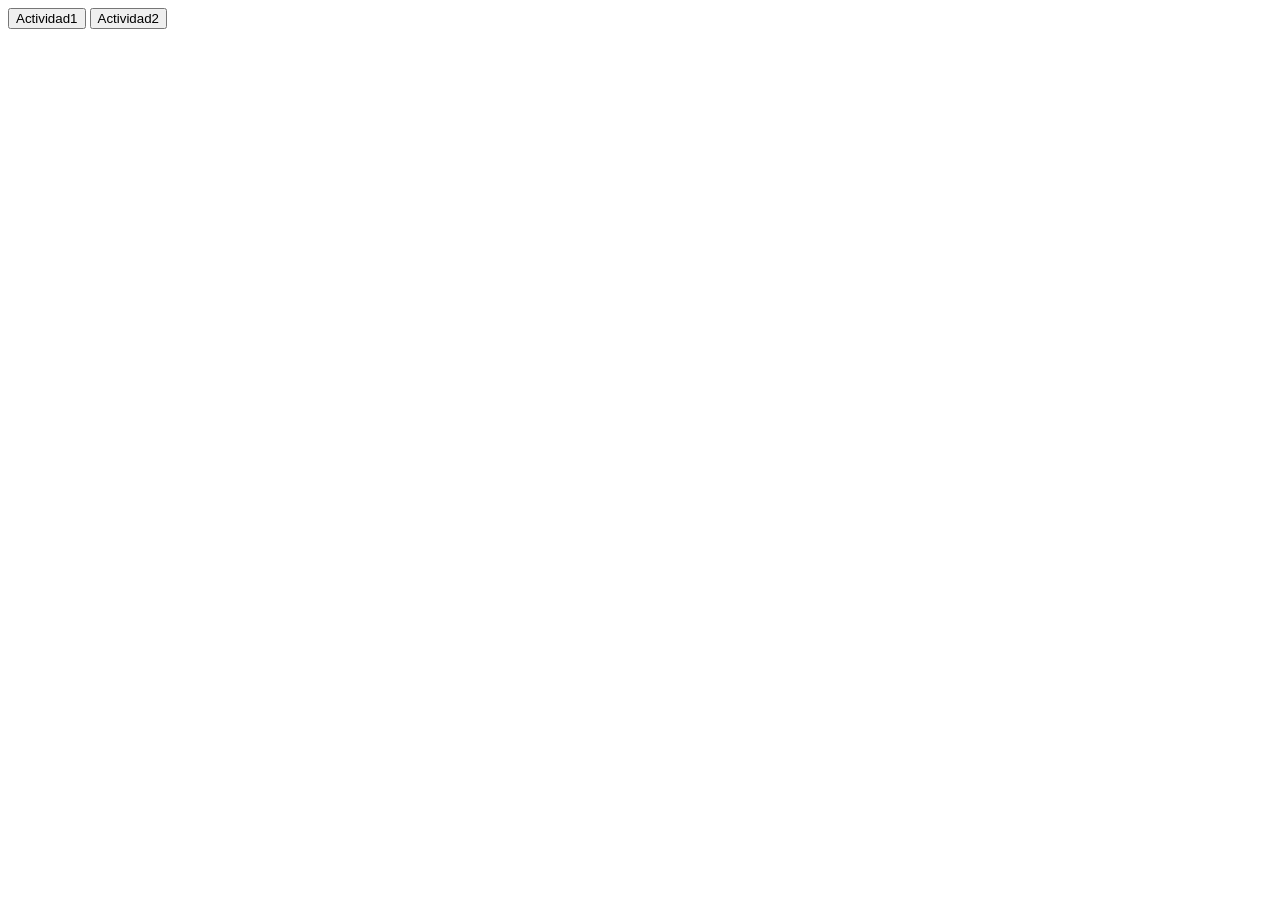
<file: Unidad 3/Ejercicio5/index.html>
<!DOCTYPE html>
<html lang="en">

<head>
    <meta charset="UTF-8">
    <meta name="viewport" content="width=device-width, initial-scale=1.0">
    <title>SET Y MAP DANIELA</title>
    <script src="Actividad1.js"></script>
    <script src="Actividad2.js"></script>

</head>

<body>
    <button onclick="OperacionEntreConjuntos()">Actividad1</button>
    <button onclick="frecuenciaDeNumerosAleatorios()">Actividad2</button>
</body>

</html>
</file>
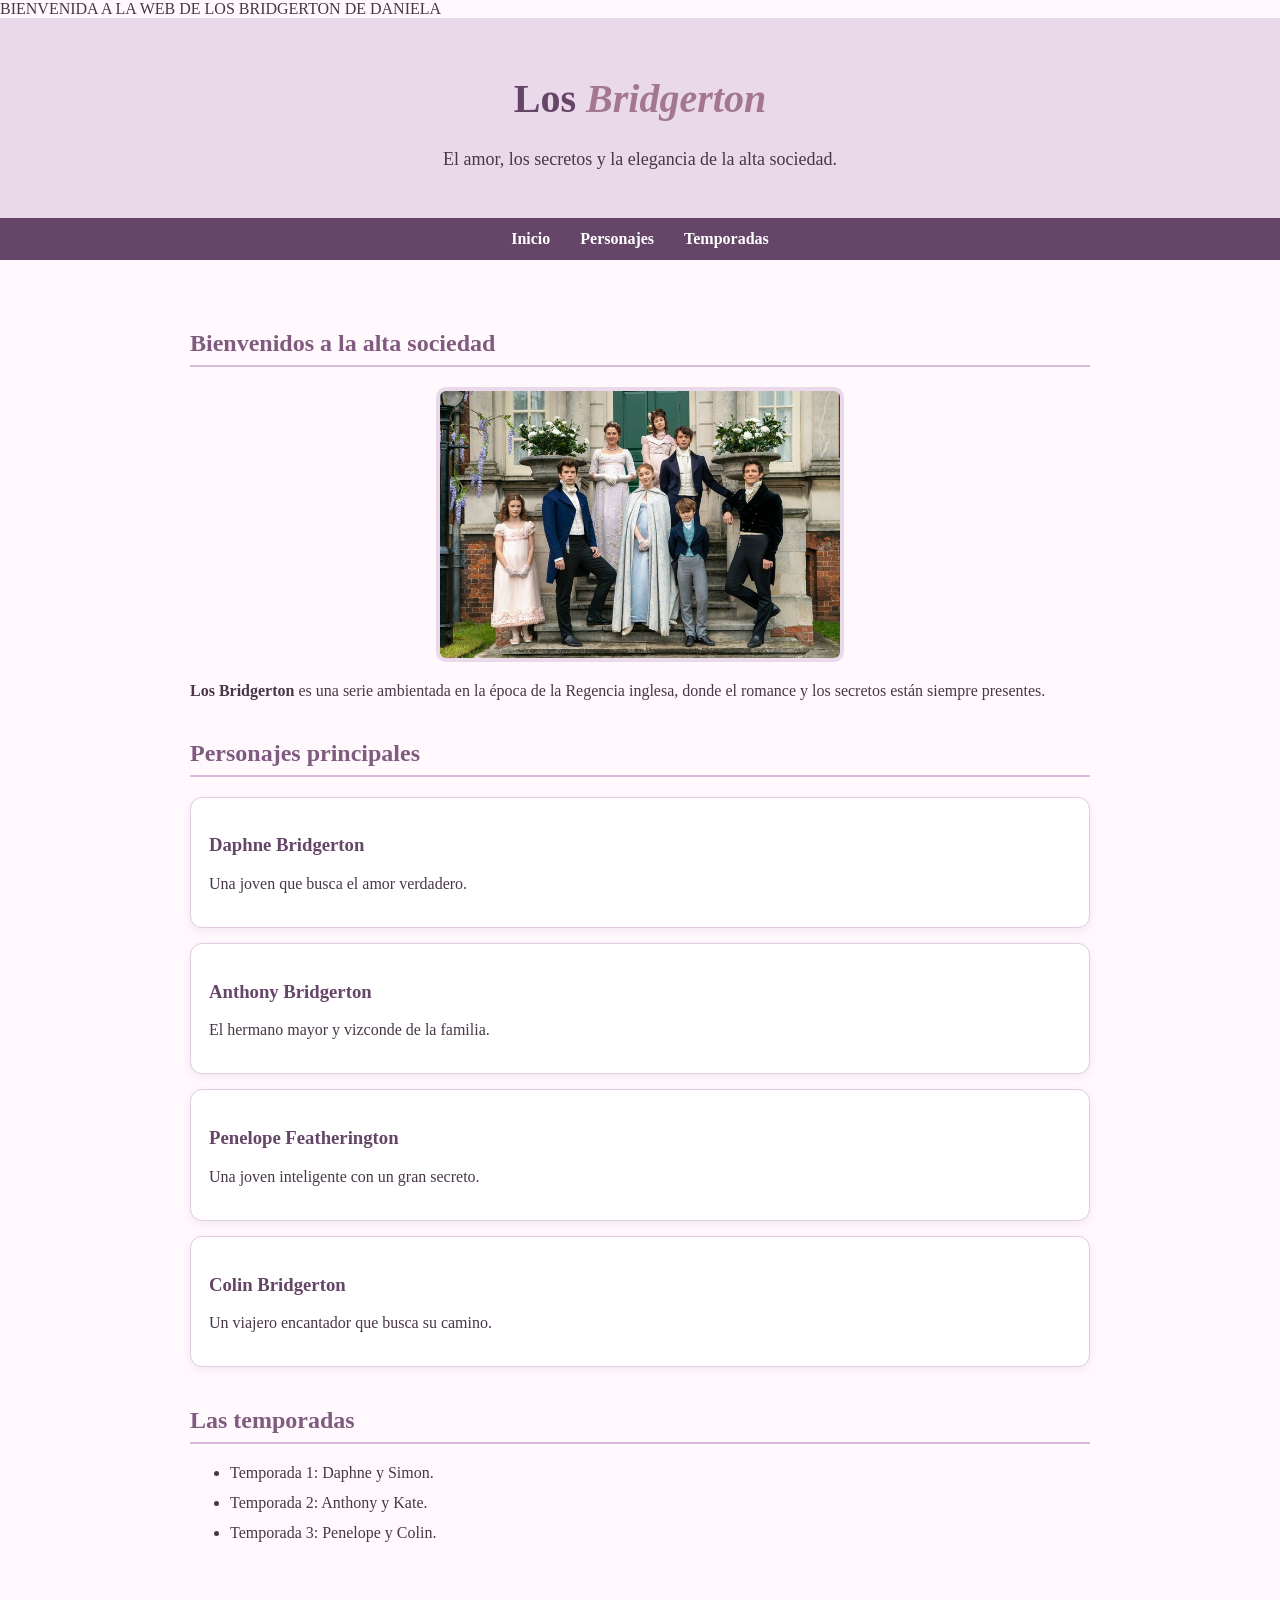
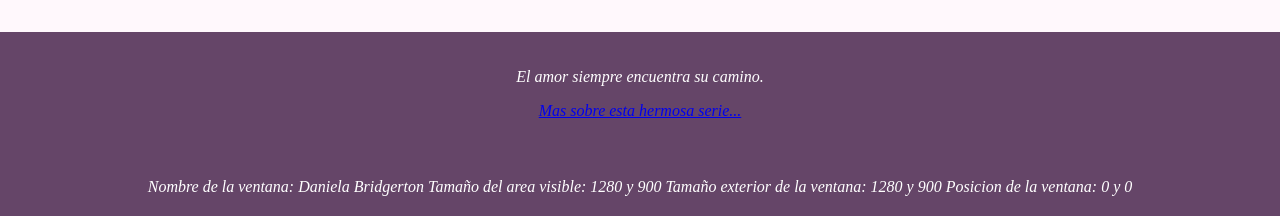
<file: Unidad 4/Practica1/index.html>
<!DOCTYPE html>
<html lang="es">

<head>
    <meta charset="UTF-8">
    <meta name="viewport" content="width=device-width, initial-scale=1.0">
    <title>Los Bridgerton</title>
    <link rel="stylesheet" href="css/estilos.css">
</head>

<body>
    <header>
        <h1>Los <span>Bridgerton</span></h1>
        <p>El amor, los secretos y la elegancia de la alta sociedad.</p>
    </header>

    <nav>
        <ul>
            <li><a href="#inicio">Inicio</a></li>
            <li><a href="#personajes">Personajes</a></li>
            <li><a href="#temporadas">Temporadas</a></li>
        </ul>
    </nav>

    <main>
        <section id="inicio">
            <h2>Bienvenidos a la alta sociedad</h2>

            <img src="img/Portada.jpg" alt="Imagen decorativa de Los Bridgerton" width="400">

            <p>
                <strong>Los Bridgerton</strong> es una serie ambientada
                en la época de la Regencia inglesa, donde el romance
                y los secretos están siempre presentes.
            </p>
        </section>

        <section id="personajes">
            <h2>Personajes principales</h2>

            <div class="tarjeta">
                <h3>Daphne Bridgerton</h3>
                <p>Una joven que busca el amor verdadero.</p>
            </div>

            <div class="tarjeta">
                <h3>Anthony Bridgerton</h3>
                <p>El hermano mayor y vizconde de la familia.</p>
            </div>

            <div class="tarjeta">
                <h3>Penelope Featherington</h3>
                <p>Una joven inteligente con un gran secreto.</p>
            </div>

            <div class="tarjeta">
                <h3>Colin Bridgerton</h3>
                <p>Un viajero encantador que busca su camino.</p>
            </div>
        </section>

        <section id="temporadas">
            <h2>Las temporadas</h2>
            <ul>
                <li>Temporada 1: Daphne y Simon.</li>
                <li>Temporada 2: Anthony y Kate.</li>
                <li>Temporada 3: Penelope y Colin.</li>
            </ul>
        </section>
    </main>

    <footer>
        <p><em>El amor siempre encuentra su camino.</em></p>
        <a href="https://www.netflix.com/es/title/80232398">Mas sobre esta hermosa serie...</a><br><br>
    </footer>
    <script src="js/main.js"></script>

</body>

</html>
</file>
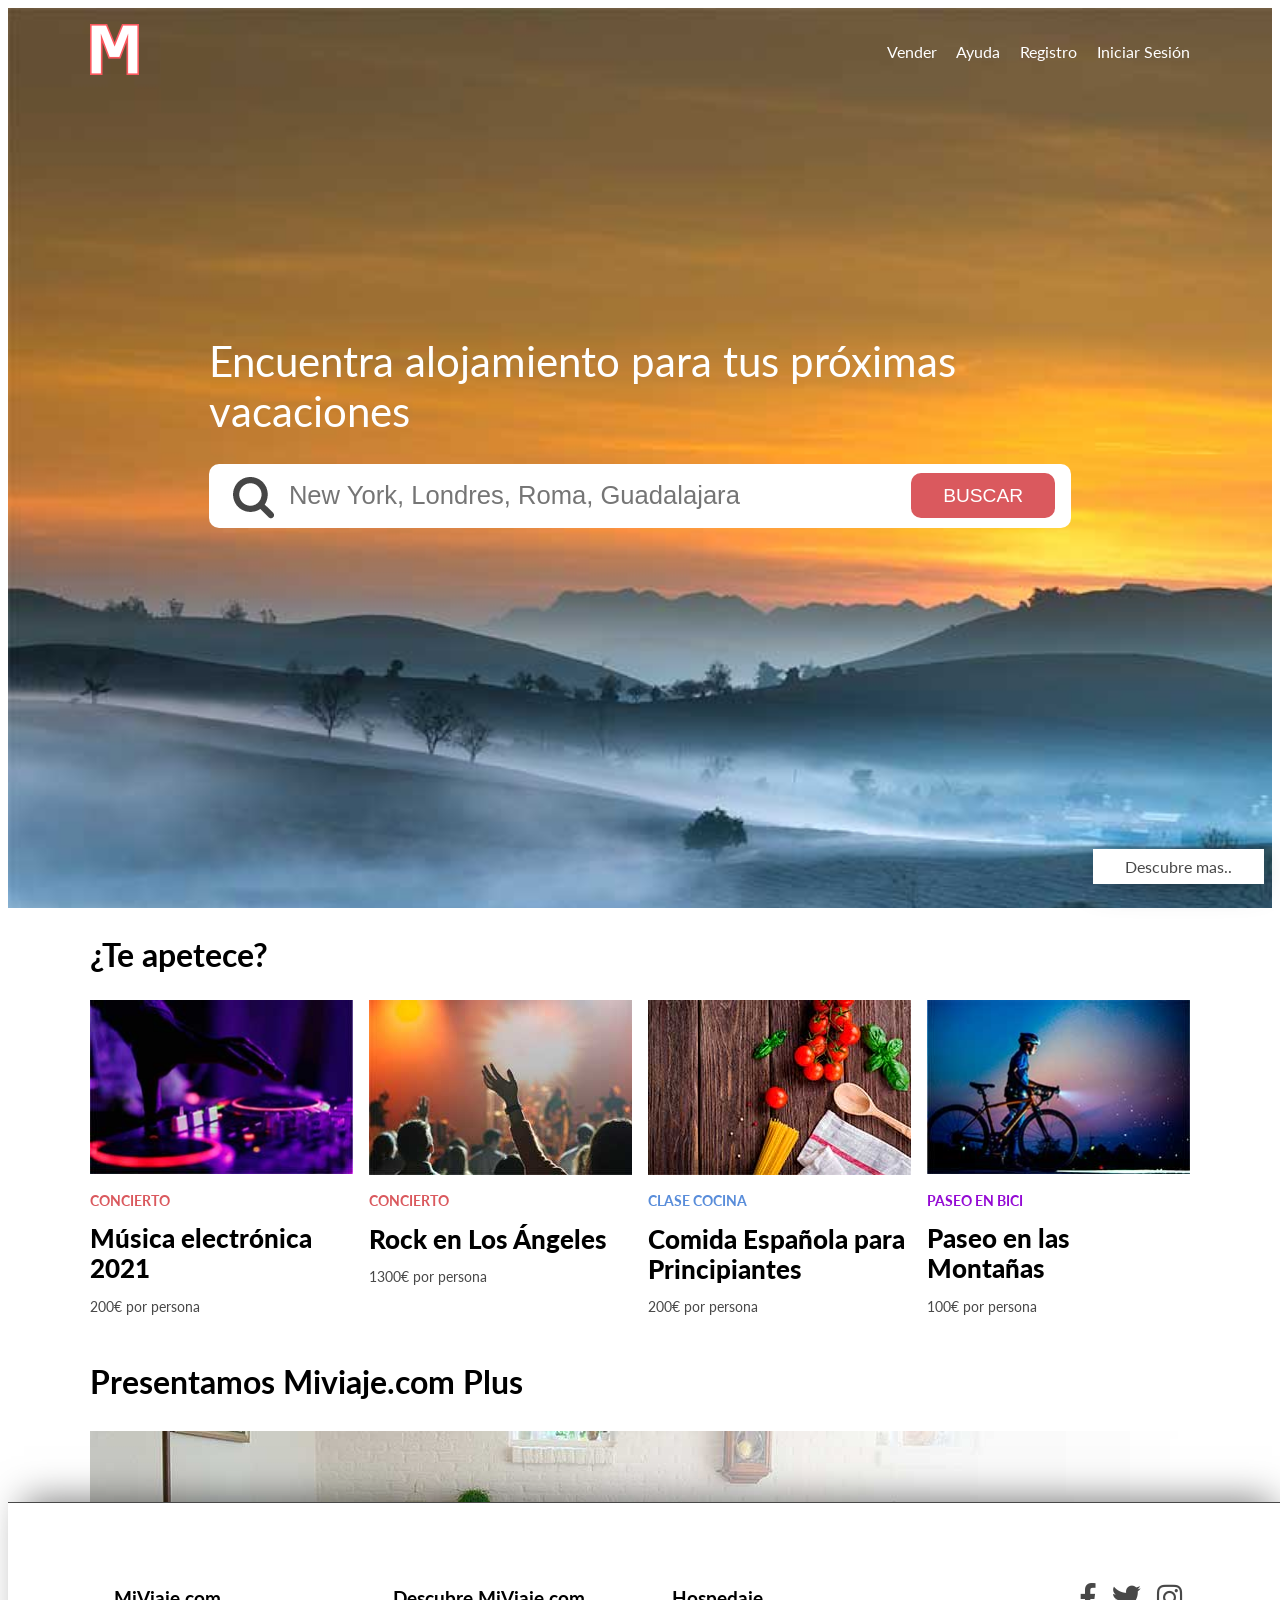
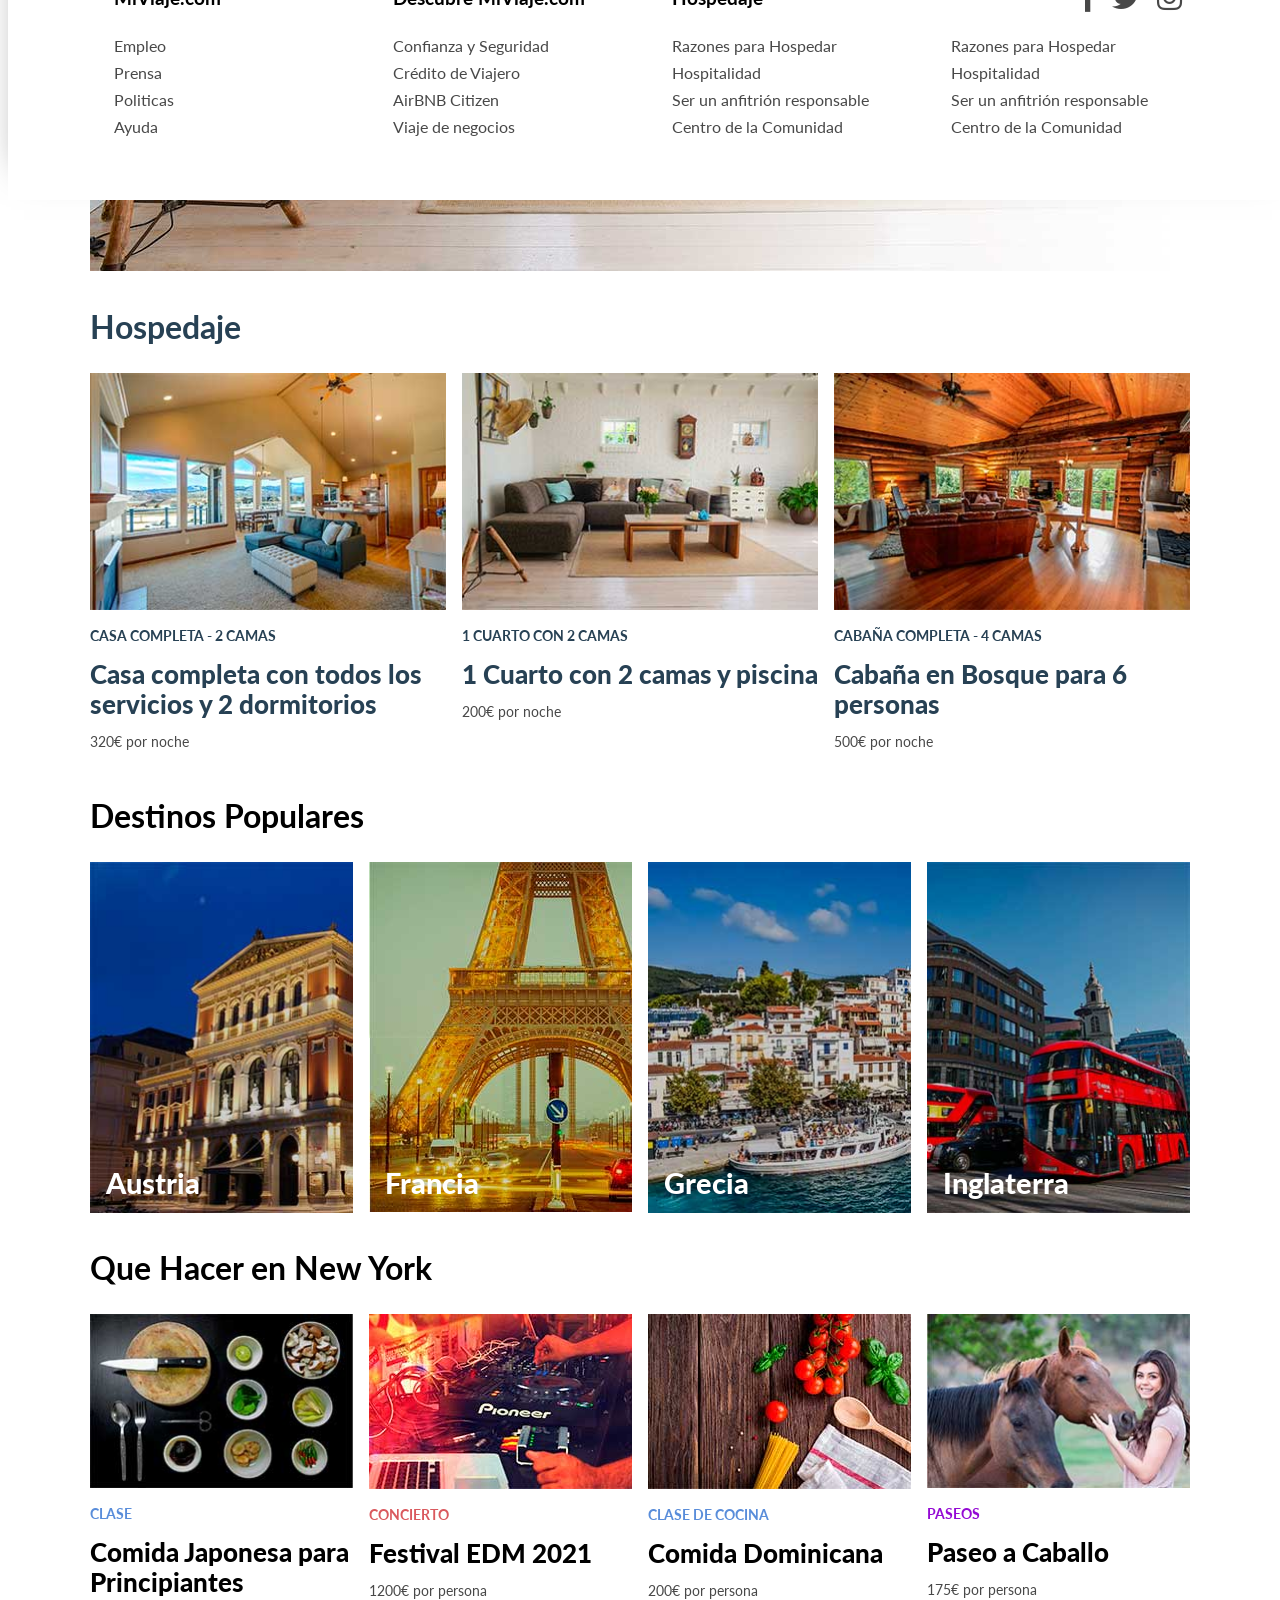
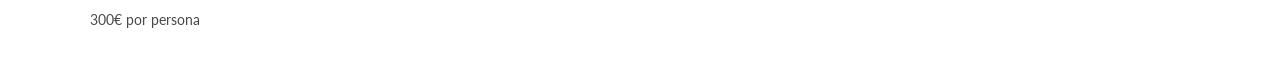
<file: Unidad 5/Act1/index.html>
<!DOCTYPE html>
<html lang="es">
    <head>
        <meta charset="UTF-8">
        <meta name="viewport" content="width=device-width, initial-scale=1.0">
        <meta http-equiv="X-UA-Compatible" content="ie=edge">
        <title>MiViaje.com</title>
        <link href="https://fonts.googleapis.com/css?family=Lato:400,700,900" rel="stylesheet">
        <link rel="stylesheet" href="css/fontawesome-all.min.css">
        <link rel="stylesheet" href="css/styles.css">
    </head>
    <body>

        <div class="hero">
            <header class="header contenedor">
                <div class="logo">
                    <img src="img/logo.png">
                </div>
                <nav class="navegacion">
                    <a href="#">Vender</a>
                    <a href="#">Ayuda</a>
                    <a href="#">Registro</a>
                    <a href="#">Iniciar Sesión</a>
                </nav>
            </header>

            <div class="contenido-hero contenedor">
                <h1>Encuentra <span> alojamiento </span> para tus próximas vacaciones</h1>

                <form action="/buscador" method="POST" class="formulario formulario-buscar" id="formulario" >
                    <input type="text" name="busqueda" class="busqueda" placeholder="New York, Londres, Roma, Guadalajara">
                    <input type="submit" value="Buscar" id="btn-submit">
                </form>
            </div>
        </div> <!--.hero-->

        <main class="contenido contenedor">
            <section class="hacer">
                <h2>¿Te apetece?</h2>
                <div class="contenedor-cards">
                        <div class="card">
                            <img src="img/hacer1.jpg">
                            <div class="info">
                                <p class="categoria concierto">concierto</p>
                                <p class="titulo">Música electrónica 2021</p>
                                <p class="precio">200€ por persona</p>
                            </div>
                        </div> 
                        <div class="card">
                            <img src="img/hacer2.jpg">
                            <div class="info">
                                <p class="categoria concierto">concierto</p>
                                <p class="titulo">Rock en Los Ángeles</p>
                                <p class="precio">1300€ por persona</p>
                            </div>
                        </div> 
                        <div class="card">
                            <img src="img/hacer3.jpg">
                            <div class="info">
                                <p class="categoria clase">Clase Cocina</p>
                                <p class="titulo">Comida Española para Principiantes</p>
                                <p class="precio">200€ por persona</p>
                            </div>
                        </div> 
                        <div class="card">
                            <img src="img/hacer4.jpg">
                            <div class="info">
                                <p class="categoria paseo">Paseo en Bici</p>
                                <p class="titulo">Paseo en las Montañas</p>
                                <p class="precio">100€ por persona</p>
                            </div>
                        </div> 
                </div> <!--.columnas4 cuadros-->
            </section>

            <section class="hacer">
                <h2 class="mi-viaje-plus">Presentamos Miviaje.com Plus</h2>
                <div class="contenedor-cards premium">
                    <div class="info">
                        <h3>Una nueva sección de alojamientos de lujo</h3>
                        <a href="#" class="boton btn-mi-viaje">Explorar alojamientos </a>
                    </div>
                </div> <!--.columnas4 cuadros-->
            </section>

            <section class="hospedaje">
                <h2>Hospedaje</h2>
                <div class="contenedor-cards">
                        <div class="card">
                            <img src="img/hospedaje1.jpg">
                            <div class="info">
                                <p class="categoria hospedaje">Casa completa - 2 camas</p>
                                <p class="titulo">Casa completa con todos los servicios y 2 dormitorios</p>
                                <p class="precio">320€ por noche</p>
                            </div>
                        </div> 
                        <div class="card">
                            <img src="img/hospedaje2.jpg">
                            <div class="info">
                                <p class="categoria hospedaje">1 Cuarto con 2 camas</p>
                                <p class="titulo">1 Cuarto con 2 camas y piscina </p>
                                <p class="precio">200€ por noche</p>
                            </div>
                        </div> 
                        <div class="card">
                            <img src="img/hospedaje3.jpg">
                            <div class="info">
                                <p class="categoria hospedaje">Cabaña completa - 4 Camas</p>
                                <p class="titulo">Cabaña en Bosque para 6 personas</p>
                                <p class="precio">500€ por noche</p>
                            </div>
                        </div> 
                </div> <!--.columnas4 cuadros-->
            </section>

            <section class="destinos">
                <h2>Destinos Populares</h2>
                <div class="contenedor-cards">
                        <div class="card">
                            <img src="img/populares1.jpg">
                            <div class="info">
                                <p class="titulo">Austria</p>
                            </div>
                        </div> <!--.card-->
                        <div class="card">
                            <img src="img/populares2.jpg">
                            <div class="info">
                                <p class="titulo">Francia</p>
                            </div>
                        </div> <!--.card-->
                        <div class="card">
                            <img src="img/populares3.jpg">
                            <div class="info">
                                <p class="titulo">Grecia</p>
                            </div>
                        </div> <!--.card-->
                        <div class="card">
                            <img src="img/populares4.jpg">
                            <div class="info">
                                <p class="titulo">Inglaterra</p>
                            </div>
                        </div> <!--.card-->
                </div> <!--.columnas4 cuadros-->
            </section>

            <section class="hacer">
                    <h2>Que Hacer en New York</h2>
                    <div class="contenedor-cards">
                            <div class="card">
                                <img src="img/newyork1.jpg">
                                <div class="info">
                                    <p class="categoria clase">Clase</p>
                                    <p class="titulo">Comida Japonesa para Principiantes</p>
                                    <p class="precio">300€ por persona</p>
                                </div>
                            </div> <!--.card-->
                            <div class="card">
                                <img src="img/newyork2.jpg">
                                <div class="info">
                                    <p class="categoria concierto">concierto</p>
                                    <p class="titulo">Festival EDM 2021</p>
                                    <p class="precio">1200€ por persona</p>
                                </div>
                            </div> <!--.card-->
                            <div class="card">
                                <img src="img/newyork3.jpg">
                                <div class="info">
                                    <p class="categoria clase">Clase de Cocina</p>
                                    <p class="titulo">Comida Dominicana</p>
                                    <p class="precio">200€ por persona</p>
                                </div>
                            </div> <!--.card-->
                            <div class="card">
                                <img src="img/newyork4.jpg">
                                <div class="info">
                                    <p class="categoria paseo">Paseos</p>
                                    <p class="titulo">Paseo a Caballo</p>
                                    <p class="precio">175€ por persona</p>
                                </div>
                            </div> <!--.card-->
                    </div> <!--.columnas4 cuadros-->
                </section>

        </main> 

        <footer id="footer" class="footer">
            <div class="contenedor">
                    <div class="nav-footer">
                        <h3 class="titulo-footer">MiViaje.com</h3>
                        <nav class="menu">
                            <a href="#">Empleo</a>
                            <a href="#">Prensa</a>
                            <a href="#">Politicas</a>
                            <a href="#">Ayuda</a>
                        </nav>
                    </div>

                    <div class="nav-footer">
                        <h3 class="titulo-footer">Descubre MiViaje.com</h3>
                        <nav class="menu">
                            <a href="#">Confianza y Seguridad</a>
                            <a href="#">Crédito de Viajero</a>
                            <a href="#">AirBNB Citizen</a>
                            <a href="#">Viaje de negocios</a>
                        </nav>
                    </div>

                    <div class="nav-footer">
                        <h3 class="titulo-footer">Hospedaje</h3>
                        <nav class="menu">
                            <a href="#">Razones para Hospedar</a>
                            <a href="#">Hospitalidad</a>
                            <a href="#">Ser un anfitrión responsable</a>
                            <a href="#">Centro de la Comunidad</a>
                        </nav>
                    </div>

                    <div class="nav-footer">
                        <nav class="sociales">
                            <ul>
                                <li><a href="http://facebook.com" target="_blank"><span>Facebook</span></a></li>
                                <li><a href="http://twitter.com" target="_blank"><span>Twitter</span></a></li>
                                <li><a href="http://instagram.com" target="_blank"><span>Instagram</span></a></li>
                            </ul>
                        </nav>
                        <nav class="menu">
                            <a href="#">Razones para Hospedar</a>
                            <a href="#">Hospitalidad</a>
                            <a href="#">Ser un anfitrión responsable</a>
                            <a href="#">Centro de la Comunidad</a>
                        </nav>
                    </div>
            </div>
        </footer>
        <a href="#footer" class="btn-flotante">Idioma y Moneda</a>

        <!--<script src="js/01-scripts.js"></script> --> 
    <!-- <script src="js/02-scripts.js"></script> -->
        <!--<script src="js/03-scripts.js"></script>-->
        <!--<script src="js/04-scripts.js"></script>--> 
    <!-- <script src="js/05-scripts.js"></script> -->
        <!--<script src="js/06-scripts.js"></script>-->
    
    <script src="js/sciptDaniela.js"></script>
    </body>
    </html>
</file>
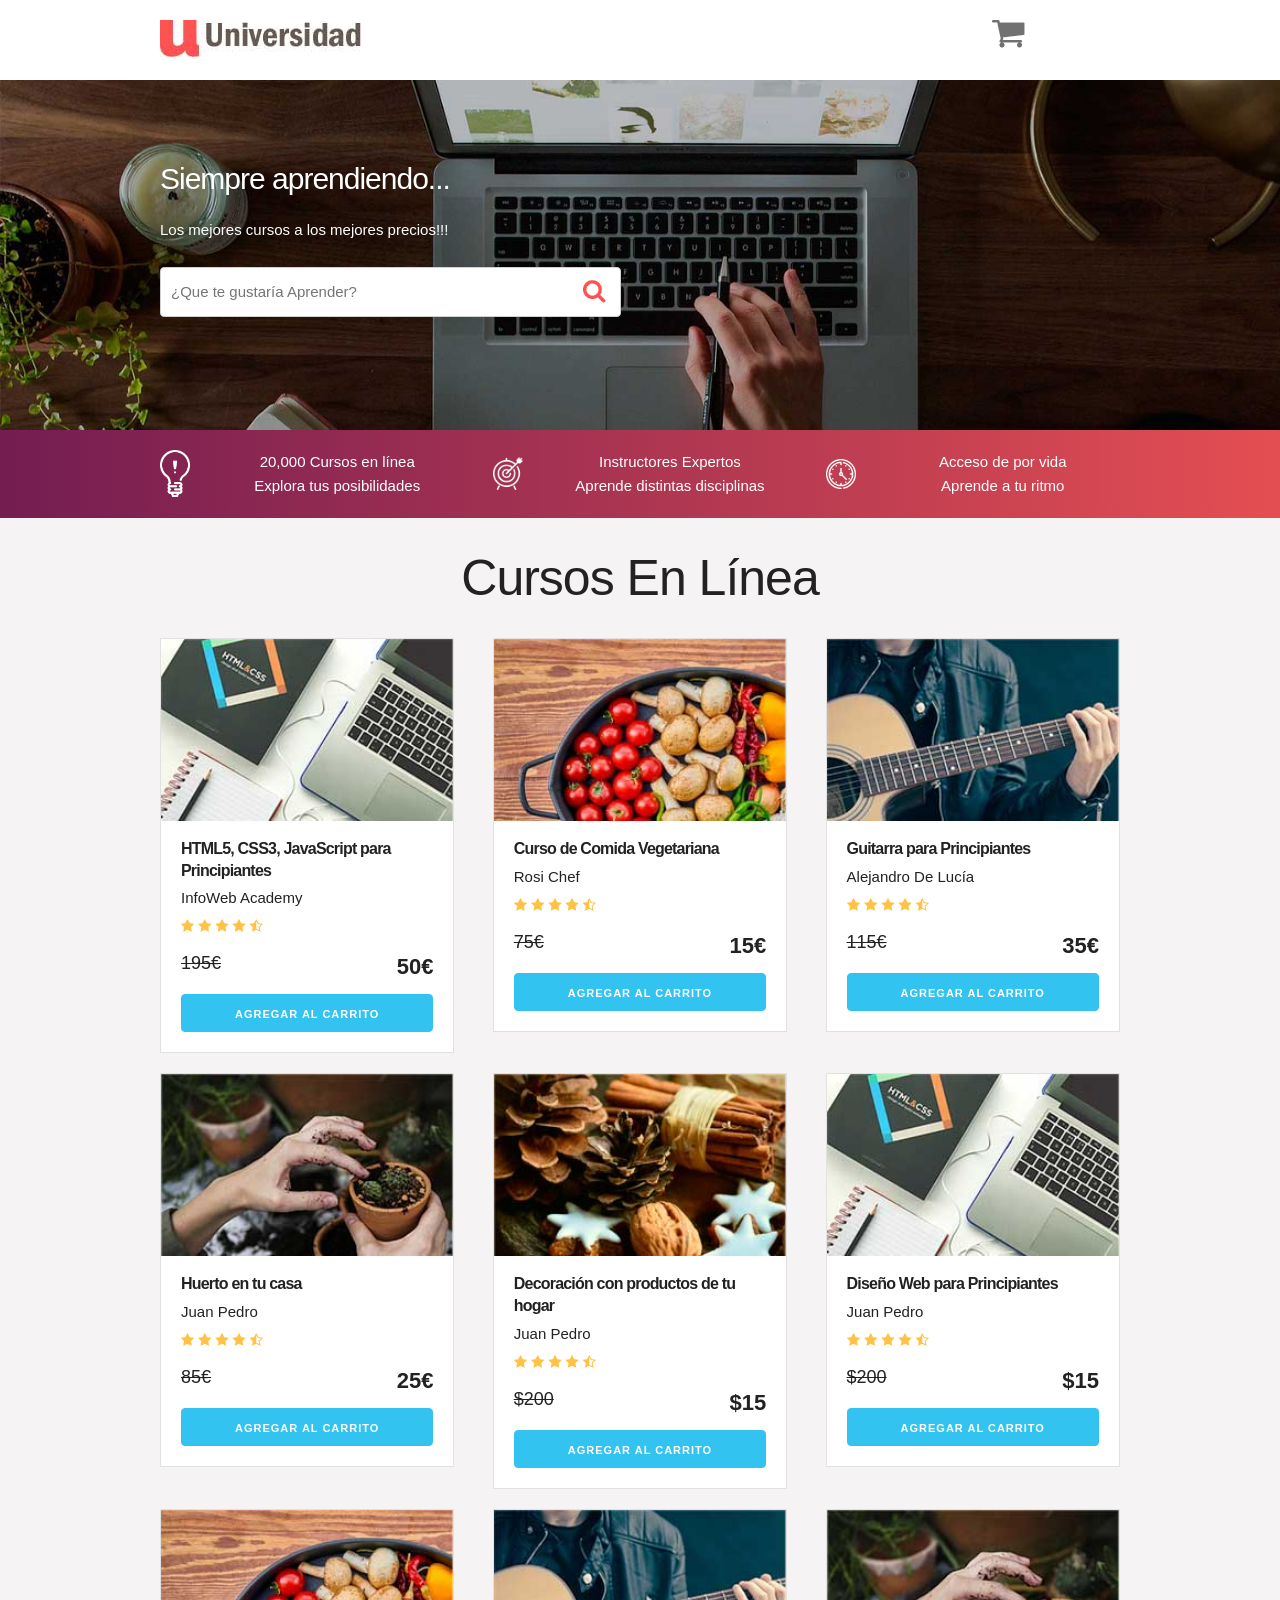
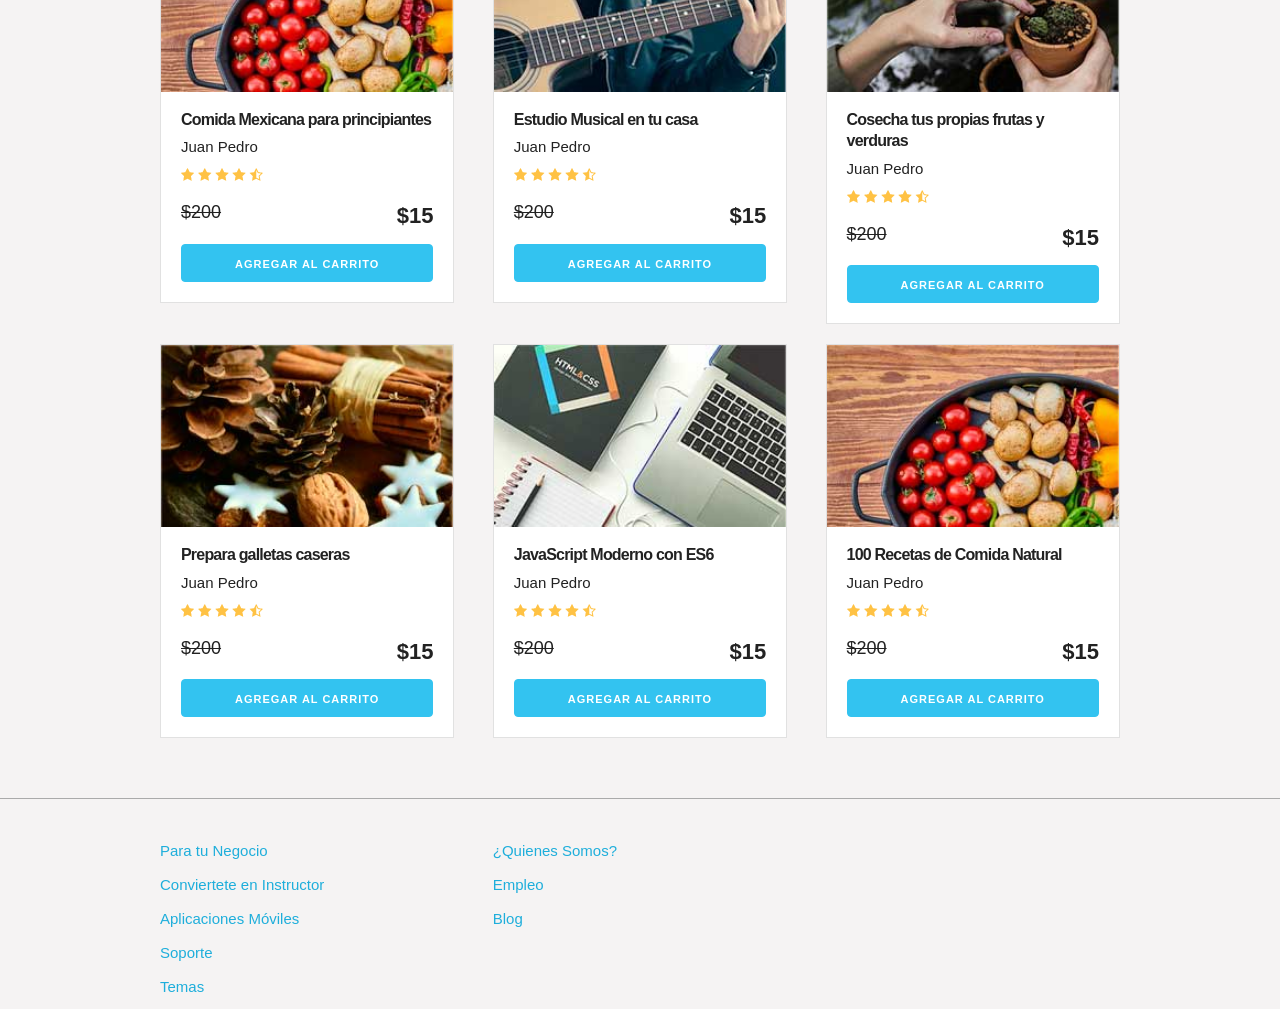
<file: Unidad 5/Act2/index.html>
<!DOCTYPE html>
<html lang="en">

<head>
    <meta charset="UTF-8">
    <meta name="viewport" content="width=device-width, initial-scale=1.0">
    <meta http-equiv="X-UA-Compatible" content="ie=edge">
    <title>Carrito</title>
    <link rel="stylesheet" href="css/normalize.css">
    <link rel="stylesheet" href="css/skeleton.css">
    <link rel="stylesheet" href="css/custom.css">
    <script src="index.js" defer></script>

</head>

<body>
    <header id="header" class="header">
        <div class="container">
            <div class="row">
                <div class="four columns">
                    <img src="img/logo.jpg" id="logo">
                </div>
                <div class="two columns u-pull-right">
                    <ul>
                        <li class="submenu">
                            <img src="img/cart.png" id="img-carrito">
                            <div id="carrito">
                                <table id="lista-carrito" class="u-full-width">
                                    <thead>
                                        <tr>
                                            <th>Imagen</th>
                                            <th>Nombre</th>
                                            <th>Precio</th>
                                            <th>Cantidad</th>
                                            <th></th><!--Lo usaremos para borrar cursos-->
                                        </tr>
                                    </thead>

                                    <tbody><!-- Se irán incorporando los productos en tbody-->
                                        <!--Ejemplo de curso en el carrito-->
                                        <!--
                                            <tr>
                                                <td>
                                                    <img src = "img/curso3.jpg" width = '100'>
                                                </td>
                                                <td>Guitarra para principiantes</td>
                                                <td>35€</td>
                                                <td>1</td>
                                                <td>
                                                    <a href='#' class='borrar-curso' data-id="3"> X </a>
                                                </td>
                                            </tr>
                                        -->

                                    </tbody>
                                </table>

                                <a href="#" id="vaciar-carrito" class="button u-full-width">Vaciar Carrito</a>
                            </div>
                        </li>
                    </ul>
                </div>
            </div>
        </div>
    </header>


    <div id="hero">
        <div class="container">
            <div class="row">
                <div class="six columns">
                    <div class="contenido-hero">
                        <h2>Siempre aprendiendo...</h2>
                        <p>Los mejores cursos a los mejores precios!!!</p>
                        <form action="#" id="busqueda" method="post" class="formulario">
                            <input class="u-full-width" type="text" placeholder="¿Que te gustaría Aprender?"
                                id="buscador">
                            <input type="submit" id="submit-buscador" class="submit-buscador">
                        </form>
                    </div>
                </div>
            </div>
        </div>
    </div>

    <div class="barra">
        <div class="container">
            <div class="row">
                <div class="four columns icono icono1">
                    <p>20,000 Cursos en línea <br>
                        Explora tus posibilidades</p>
                </div>
                <div class="four columns icono icono2">
                    <p>Instructores Expertos <br>
                        Aprende distintas disciplinas</p>
                </div>
                <div class="four columns icono icono3">
                    <p>Acceso de por vida <br>
                        Aprende a tu ritmo</p>
                </div>
            </div>
        </div>

    </div>

    <div id="lista-cursos" class="container">
        <h1 id="encabezado" class="encabezado">Cursos En Línea</h1>
        <div class="row">
            <div class="four columns">
                <div class="card">
                    <img src="img/curso1.jpg" class="imagen-curso u-full-width">
                    <div class="info-card">
                        <h4>HTML5, CSS3, JavaScript para Principiantes</h4>
                        <p>InfoWeb Academy</p>
                        <img src="img/estrellas.png">
                        <p class="precio">195€ <span class="u-pull-right ">50€</span></p>
                        <!--No hay botones, son links que, como no apunta a ningún id concreto, va al inicio de la página-->
                        <a href="#" class="u-full-width button-primary button input agregar-carrito" data-id="1">Agregar
                            Al Carrito</a>
                    </div>
                </div> <!--.card-->
            </div>
            <div class="four columns">
                <div class="card">
                    <img src="img/curso2.jpg" class="imagen-curso u-full-width">
                    <div class="info-card">
                        <h4>Curso de Comida Vegetariana</h4>
                        <p>Rosi Chef</p>
                        <img src="img/estrellas.png">
                        <p class="precio">75€ <span class="u-pull-right ">15€</span></p>
                        <a href="#" class="u-full-width button-primary button input agregar-carrito" data-id="2">Agregar
                            Al Carrito</a>
                    </div>
                </div>
            </div>
            <div class="four columns">
                <div class="card">
                    <img src="img/curso3.jpg" class="imagen-curso u-full-width">
                    <div class="info-card">
                        <h4>Guitarra para Principiantes</h4>
                        <p>Alejandro De Lucía</p>
                        <img src="img/estrellas.png">
                        <p class="precio">115€ <span class="u-pull-right ">35€</span></p>
                        <a href="#" class="u-full-width button-primary button input agregar-carrito" data-id="3">Agregar
                            Al Carrito</a>
                    </div>
                </div> <!--.card-->
            </div>

        </div> <!--.row-->
        <div class="row">
            <div class="four columns">
                <div class="card">
                    <img src="img/curso4.jpg" class="imagen-curso u-full-width">
                    <div class="info-card">
                        <h4>Huerto en tu casa</h4>
                        <p>Juan Pedro</p>
                        <img src="img/estrellas.png">
                        <p class="precio">85€ <span class="u-pull-right ">25€</span></p>
                        <a href="#" class="u-full-width button-primary button input agregar-carrito" data-id="4">Agregar
                            Al Carrito</a>
                    </div>
                </div> <!--.card-->
            </div>
            <div class="four columns">
                <div class="card">
                    <img src="img/curso5.jpg" class="imagen-curso u-full-width">
                    <div class="info-card">
                        <h4>Decoración con productos de tu hogar</h4>
                        <p>Juan Pedro</p>
                        <img src="img/estrellas.png">
                        <p class="precio">$200 <span class="u-pull-right ">$15</span></p>
                        <a href="#" class="u-full-width button-primary button input agregar-carrito" data-id="5">Agregar
                            Al Carrito</a>
                    </div>
                </div> <!--.card-->
            </div>
            <div class="four columns">
                <div class="card">
                    <img src="img/curso1.jpg" class="imagen-curso u-full-width">
                    <div class="info-card">
                        <h4>Diseño Web para Principiantes</h4>
                        <p>Juan Pedro</p>
                        <img src="img/estrellas.png">
                        <p class="precio">$200 <span class="u-pull-right ">$15</span></p>
                        <a href="#" class="u-full-width button-primary button input agregar-carrito" data-id="6">Agregar
                            Al Carrito</a>
                    </div>
                </div> <!--.card-->
            </div>
        </div> <!--.row-->
        <div class="row">
            <div class="four columns">
                <div class="card">
                    <img src="img/curso2.jpg" class="imagen-curso u-full-width">
                    <div class="info-card">
                        <h4>Comida Mexicana para principiantes</h4>
                        <p>Juan Pedro</p>
                        <img src="img/estrellas.png">
                        <p class="precio">$200 <span class="u-pull-right ">$15</span></p>
                        <a href="#" class="u-full-width button-primary button input agregar-carrito" data-id="7">Agregar
                            Al Carrito</a>
                    </div>
                </div> <!--.card-->
            </div>
            <div class="four columns">
                <div class="card">
                    <img src="img/curso3.jpg" class="imagen-curso u-full-width">
                    <div class="info-card">
                        <h4>Estudio Musical en tu casa</h4>
                        <p>Juan Pedro</p>
                        <img src="img/estrellas.png">
                        <p class="precio">$200 <span class="u-pull-right ">$15</span></p>
                        <a href="#" class="u-full-width button-primary button input agregar-carrito" data-id="8">Agregar
                            Al Carrito</a>
                    </div>
                </div> <!--.card-->
            </div>
            <div class="four columns">
                <div class="card">
                    <img src="img/curso4.jpg" class="imagen-curso u-full-width">
                    <div class="info-card">
                        <h4>Cosecha tus propias frutas y verduras</h4>
                        <p>Juan Pedro</p>
                        <img src="img/estrellas.png">
                        <p class="precio">$200 <span class="u-pull-right ">$15</span></p>
                        <a href="#" class="u-full-width button-primary button input agregar-carrito" data-id="9">Agregar
                            Al Carrito</a>
                    </div>
                </div> <!--.card-->
            </div>
        </div> <!--.row-->
        <div class="row">
            <div class="four columns">
                <div class="card">
                    <img src="img/curso5.jpg" class="imagen-curso u-full-width">
                    <div class="info-card">
                        <h4>Prepara galletas caseras</h4>
                        <p>Juan Pedro</p>
                        <img src="img/estrellas.png">
                        <p class="precio">$200 <span class="u-pull-right ">$15</span></p>
                        <a href="#" class="u-full-width button-primary button input agregar-carrito"
                            data-id="10">Agregar Al Carrito</a>
                    </div>
                </div> <!--.card-->
            </div>
            <div class="four columns">
                <div class="card">
                    <img src="img/curso1.jpg" class="imagen-curso u-full-width">
                    <div class="info-card">
                        <h4>JavaScript Moderno con ES6</h4>
                        <p>Juan Pedro</p>
                        <img src="img/estrellas.png">
                        <p class="precio">$200 <span class="u-pull-right ">$15</span></p>
                        <a href="#" class="u-full-width button-primary button input agregar-carrito"
                            data-id="11">Agregar Al Carrito</a>
                    </div>
                </div> <!--.card-->
            </div>
            <div class="four columns">
                <div class="card">
                    <img src="img/curso2.jpg" class="imagen-curso u-full-width">
                    <div class="info-card">
                        <h4>100 Recetas de Comida Natural</h4>
                        <p>Juan Pedro</p>
                        <img src="img/estrellas.png">
                        <p class="precio">$200 <span class="u-pull-right ">$15</span></p>
                        <a href="#" class="u-full-width button-primary button input agregar-carrito"
                            data-id="12">Agregar Al Carrito</a>
                    </div>
                </div> <!--.card-->
            </div>
        </div> <!--.row-->
    </div>

    <footer id="footer" class="footer">
        <div class="container">
            <div class="row">
                <div class="four columns">
                    <nav id="principal" class="menu">
                        <a class="enlace" href="#">Para tu Negocio</a>
                        <a class="enlace" href="#">Conviertete en Instructor</a>
                        <a class="enlace" href="#">Aplicaciones Móviles</a>
                        <a class="enlace" href="#">Soporte</a>
                        <a class="enlace" href="#">Temas</a>
                    </nav>
                </div>
                <div class="four columns">
                    <nav id="secundaria" class="menu">
                        <a class="enlace" href="#">¿Quienes Somos?</a>
                        <a class="enlace" href="#">Empleo</a>
                        <a class="enlace" href="#">Blog</a>
                    </nav>
                </div>
            </div>
        </div>
    </footer>



</body>

</html>
</file>
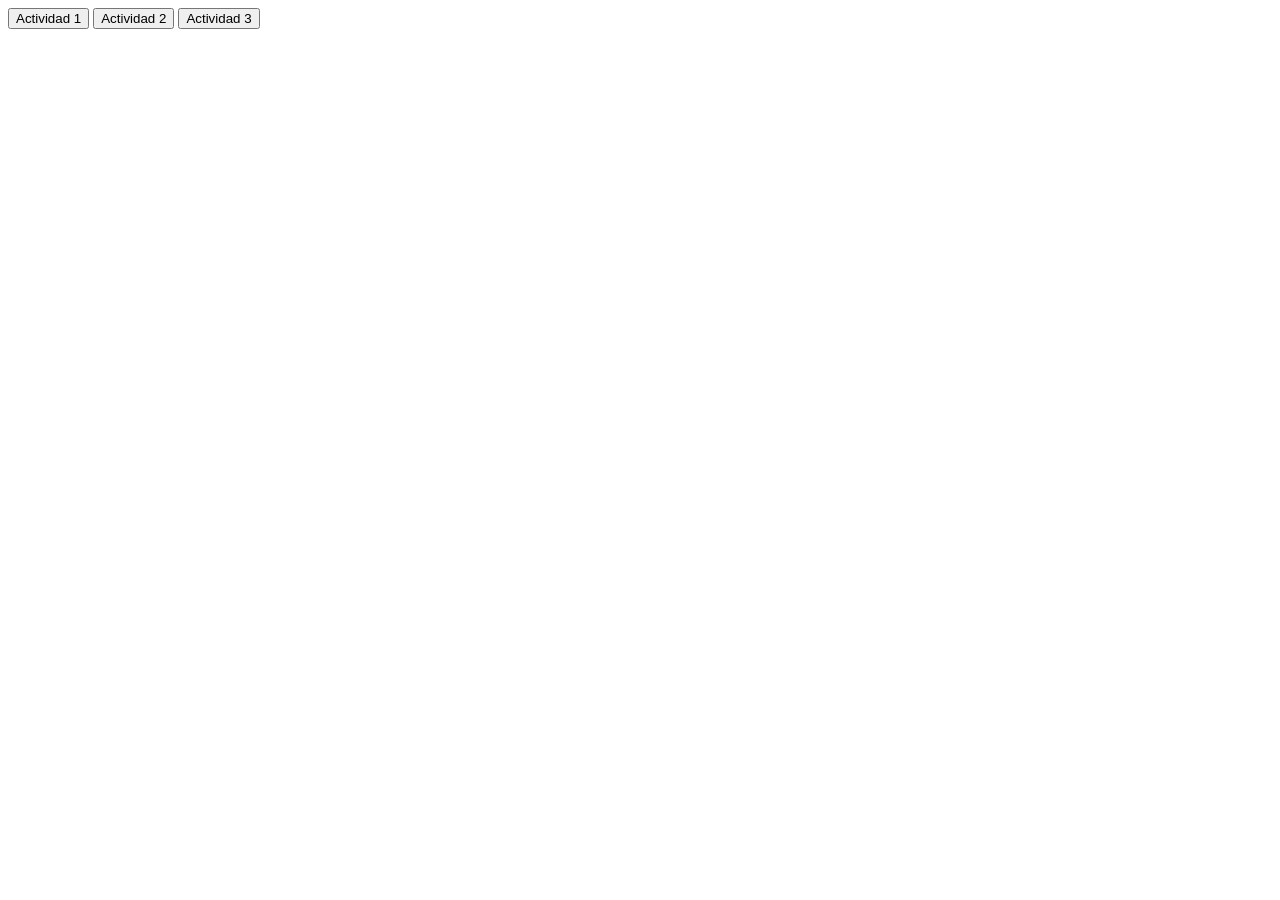
<file: Unidad 3/Ejercicio2/Base.html>
<!DOCTYPE html>
<html lang="en">

<head>
    <meta charset="UTF-8">
    <meta name="viewport" content="width=device-width, initial-scale=1.0">
    <title>Document</title>
    <script src="Actividad1.js"></script>
    <script src="Actividad2.js"></script>
    <script src="Actividad3.js"></script>
</head>

<body>
    <button onclick="infinito()">Actividad 1</button>
    <button onclick="menu()">Actividad 2</button>
    <button onclick="cambioBases()">Actividad 3</button>
</body>

</html>
</file>
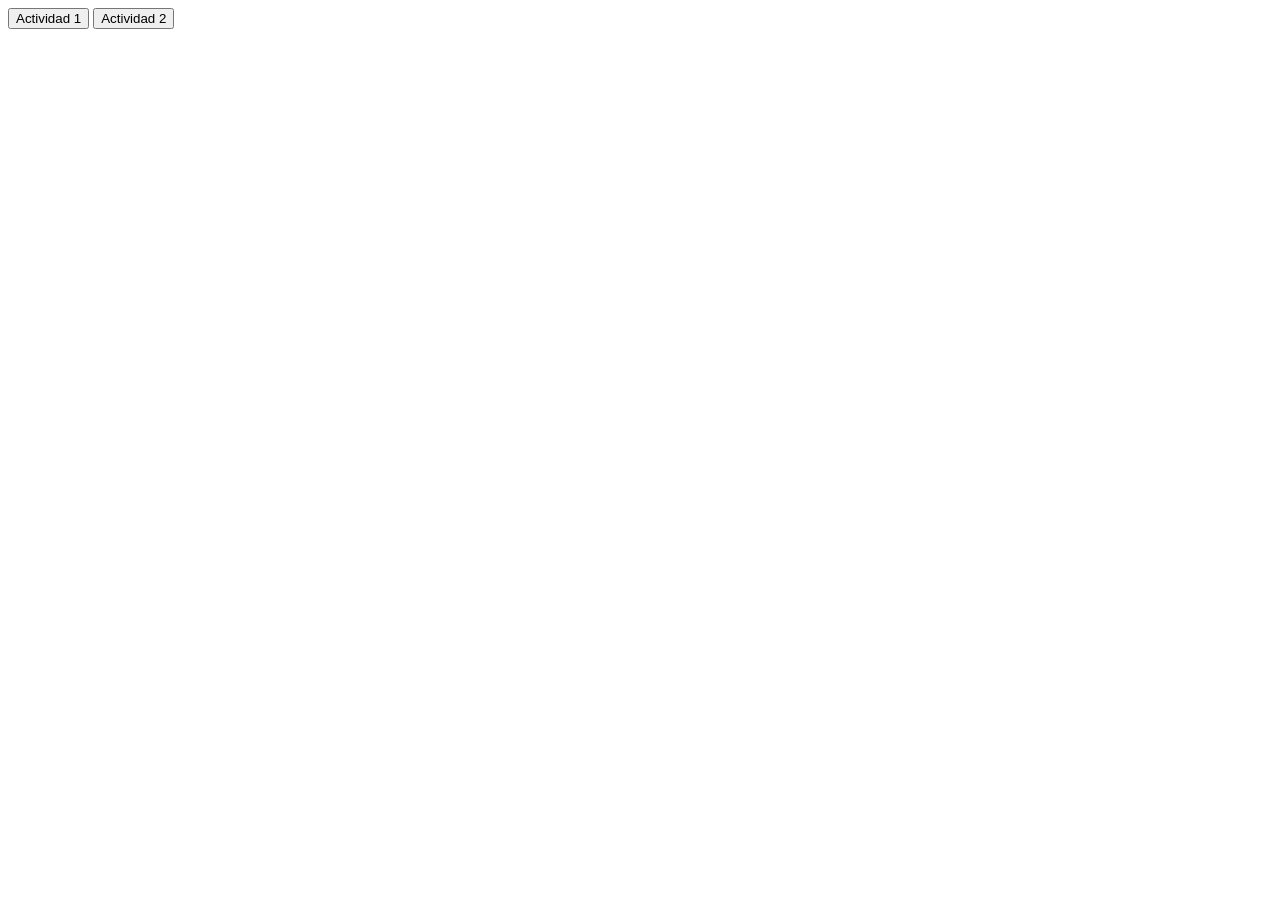
<file: Unidad 3/Ejercicio3/Base.html>
<!DOCTYPE html>
<html lang="en">

<head>
    <meta charset="UTF-8">
    <meta name="viewport" content="width=device-width, initial-scale=1.0">
    <title>Document</title>
    <script src="Actividad1.js"></script>
    <script src="Actividad2.js"></script>

</head>

<body>
    <button onclick="LaHipotesisDelAmor()">Actividad 1</button>
    <button onclick="herencia()">Actividad 2</button>

</body>

</html>
</file>
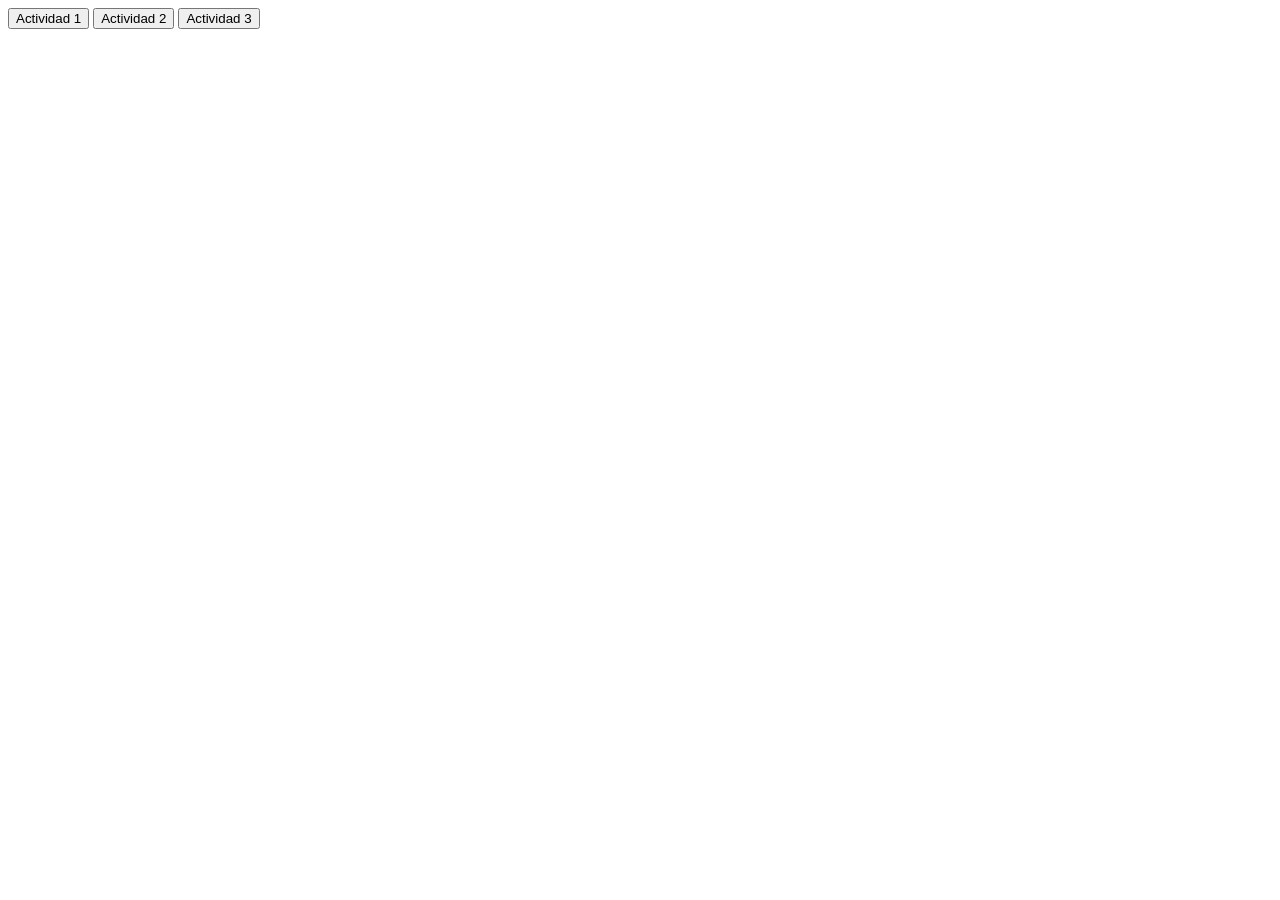
<file: Unidad 3/Ejercicio4/index (1).html>
<!DOCTYPE html>
<html lang="en">

<head>
    <meta charset="UTF-8">
    <meta name="viewport" content="width=device-width, initial-scale=1.0">
    <title>Document</title>
    <script src="Actividad1.js"></script>
    <script src="Actividad2.js"></script>
    <script src="Actividad3.js"></script>
</head>

<body>
    <button onclick="palabras()">Actividad 1 </button>
    <button onclick="random()">Actividad 2 </button>
    <button onclick="intervalo()">Actividad 3 </button>

</body>

</html>
</file>
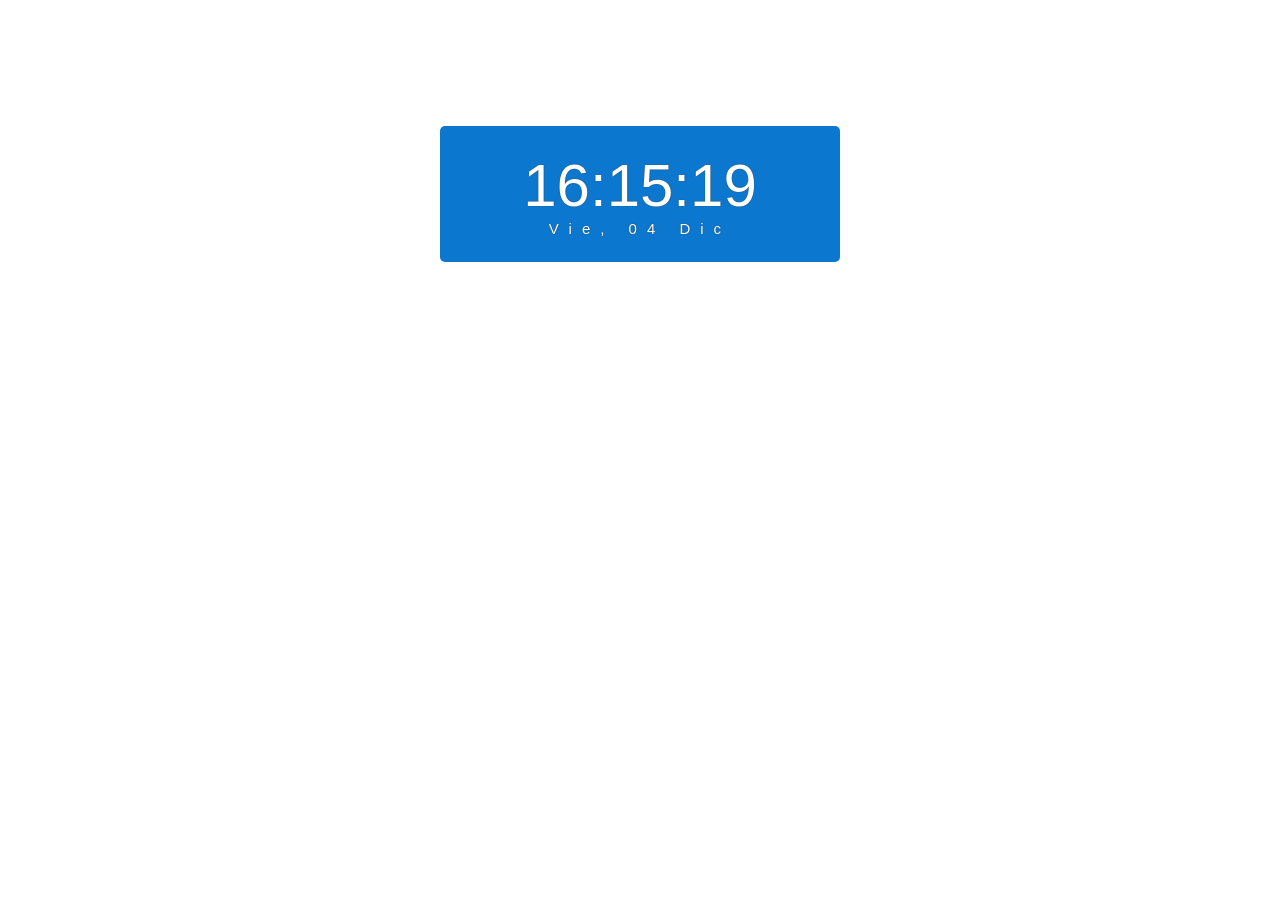
<file: Unidad 4/Practica2/reloj.html>
<!DOCTYPE html>
<html lang="es">
    <head>
        <meta charset="UTF-8">
        <title>Reloj Digital</title>
        <script src="reloj.js" defer></script>
        <link href="reloj.css" rel="stylesheet"/>
        
    </head>
    <body>
        <div id="reloj">
            <div class="reloj-contenedor" id="contenedor">
                <div id="hora">Reloj digital</div>
                <div id="fecha">Fecha actual</div>
            </div>
        </div>
       
    </body>

</html>
</file>
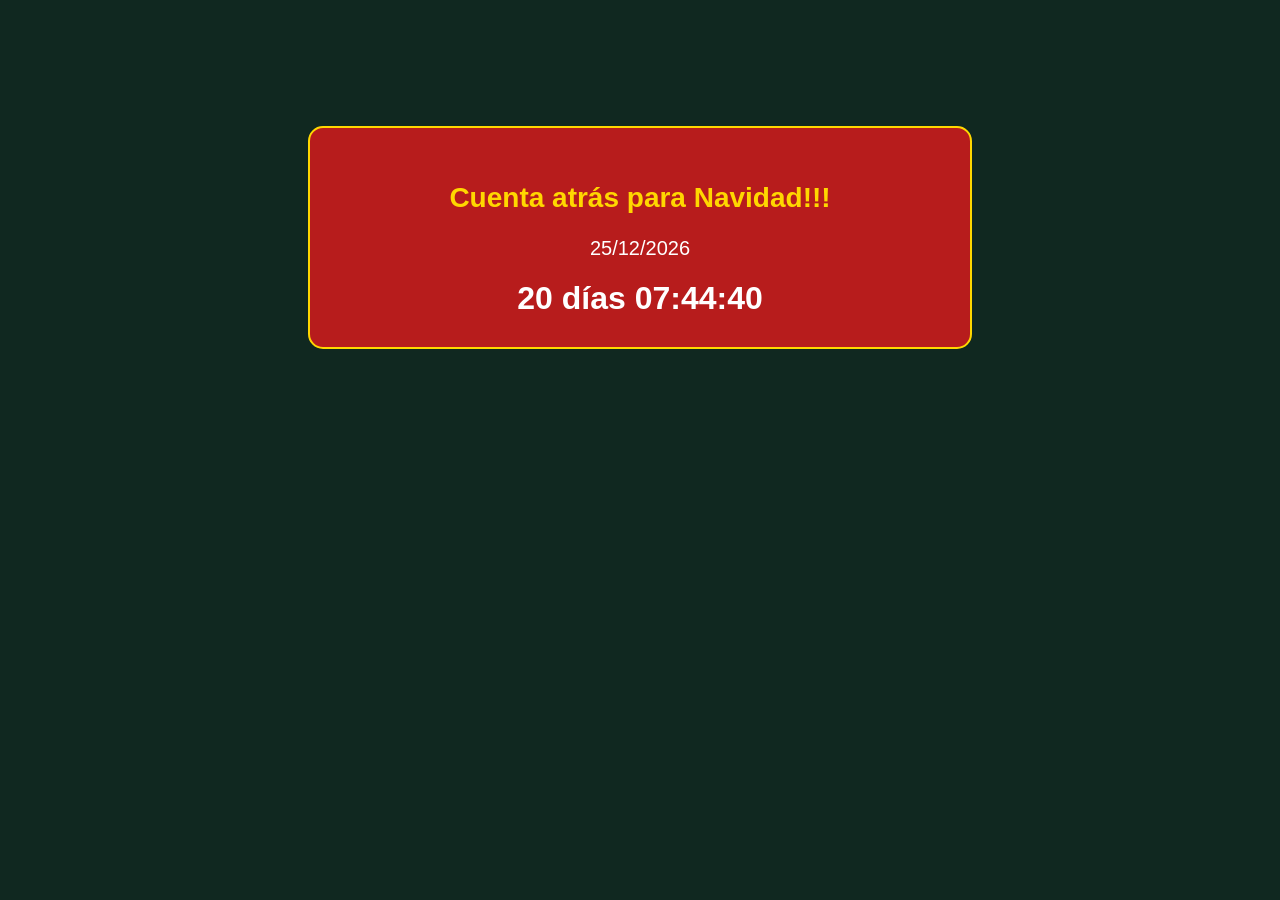
<file: Unidad 4/Practica2/Navidad/navidad.html>
<!DOCTYPE html>
<html lang="en">

<head>
    <meta charset="UTF-8">
    <meta name="viewport" content="width=device-width, initial-scale=1.0">
    <title>Para navidad..</title>
    <script src="navidad.js" defer></script>
    <link href="navidad.css" rel="stylesheet" />
</head>

<body>
    <div id="reloj">
        <div class="reloj-contenedor" id="contenedor">
            <h2>Cuenta atrás para Navidad!!!</h2>
            <div id="fecha">25/12/2026</div>
            <div id="cuentaAtras">Calculando...</div>
        </div>
    </div>
</body>

</html>
</file>
<file: Unidad 4/Practica1/css/estilos.css>
/* Estilos generales */
body {
    margin: 0;
    font-family: Georgia, serif;
    background-color: #fff8fc;
    color: #493747;
}

/* Cabecera */
header {
    background-color: #ead9eb;
    text-align: center;
    padding: 30px;
}

header h1 {
    font-size: 40px;
    color: #654568;
}

header span {
    color: #a47791;
    font-style: italic;
}

header p {
    font-size: 18px;
}

/* Menú de navegación */
nav {
    background-color: #654568;
    padding: 12px;
}

nav ul {
    list-style: none;
    display: flex;
    justify-content: center;
    gap: 30px;
    margin: 0;
    padding: 0;
}

nav a {
    color: white;
    text-decoration: none;
    font-weight: bold;
}

nav a:hover {
    color: #f4d58d;
}

/* Contenido principal */
main {
    max-width: 900px;
    margin: 30px auto;
    padding: 20px;
}

section {
    margin-bottom: 40px;
}

h2 {
    color: #805b80;
    border-bottom: 2px solid #d9b8d9;
    padding-bottom: 8px;
}

h3 {
    color: #654568;
}

/* Imagen */
img {
    display: block;
    max-width: 100%;
    height: auto;
    margin: 20px auto;
    border: 4px solid #ead9eb;
    border-radius: 10px;
}

/* Tarjetas de personajes */
.tarjeta {
    background-color: white;
    border: 1px solid #e2cce2;
    border-radius: 12px;
    padding: 18px;
    margin: 15px 0;
    box-shadow: 0 3px 8px #00000010;
}

.tarjeta:hover {
    background-color: #f8edf8;
    transform: scale(1.02);
}

/* Listas */
#temporadas li {
    margin: 12px 0;
}

/* Pie de página */
footer {
    background-color: #654568;
    color: white;
    text-align: center;
    padding: 20px;
    font-style: italic;
}

/* Adaptación a móviles */
@media (max-width: 600px) {
    nav ul {
        flex-direction: column;
        align-items: center;
        gap: 15px;
    }

    header h1 {
        font-size: 30px;
    }

    main {
        padding: 15px;
        margin: 10px auto;
    }
}

/*MI PRACTICA CSS ORIGINAL NO FAKE*/
/* Resalta un elemento */
.destacado {
    background-color: #fce4ec;
    border: 2px solid #c2185b;
    box-shadow: 0 0 8px #d8a0b5;
    padding: 10px;
}

/* Oculta un elemento */
.oculto {
    display: none;
}

/* Cambia los colores de toda la página */
.tema-alternativo {
    background-color: #263238;
    color: #f5f5f5;
}
</file>
<file: Unidad 5/Act1/css/styles.css>
:root {
    --fuente-principal:  'Lato', sans-serif; 
    --primario: #da595e;
    --obscuro: #484848;
    --claro: #ffffff;
}

html {
    box-sizing: border-box;
}
body {
    font-family: var(--fuente-principal);
}


h1 {
    font-weight: 400;
    font-size: 2rem;
    /*visibility: hidden;*/
}
@media (min-width:768px) {
    h1 {
        font-size: 2.6rem;
    }
}


h2 {
    font-size: 2rem;
}
h3 {
    font-size: 1.8rem;
}
img {
    max-width: 100%;
}

.fondoAmarillo{
    background-color: #f3cf07  ;
}
.format{
    text-transform: uppercase;
    text-align: center;
}    

/** Colores **/
.hospedaje {
    color: #274154;
}

.concierto {
    color: #da595e;
}
.clase {
    color: #598dda;
}
.paseo {
    color: #940ad4;
}

/* Interfaz **/

.btn-flotante {
    position: fixed;
    bottom: 1rem;
    right: 1rem;
    padding: .5rem 2rem;
    background-color: var(--claro);
    -webkit-box-shadow: 0px 6px 32px -10px rgba(0,0,0,0.75);
    -moz-box-shadow: 0px 6px 32px -10px rgba(0,0,0,0.75);
    box-shadow: 0px 6px 32px -10px rgba(0,0,0,0.75);
    color: var(--obscuro);
    text-decoration: none;
}
.btn-flotante.activo {
    background-color: var(--primario);
    color: var(--claro);
}

/** Header */
.hero {
    height: 100vh;
    background-image: url(../img/arriba.jpg);
    display: grid;
    grid-template-rows: 1fr 2fr;
    background-position: 0 0;
    background-size: 150% 150%;
    transition: background-position .3s ease;
}
.header {
    align-self: start;
    width: 100%;
    padding-top: 1rem;
    display: flex;
    justify-content: space-between;
    align-items: center;
}
.navegacion a{
    color: var(--claro);
    text-decoration: none;
    margin-right: 1rem;
}
.navegacion a:last-of-type {
    margin-right: 0;
}

.contenedor {
    max-width: 1100px;
    margin: 0 auto;
}

.contenido-hero {
    display: grid;
    grid-template-columns: 5% auto 5%;
    grid-template-rows: max-content auto;
}
.contenido-hero h1{
    grid-column: 2 / 3;
    color: white;
    grid-row: 1 / 2;
}

.contenido-hero form {
    grid-column: 2 / 3;
    grid-row: 2 / 3;
    position: relative;
    display: flex;
    height: 4rem;
}
.contenido-hero form input[type="text"] {
    flex:1;
    border-radius: 10px;
    border:none;
    background-image: url(../img/lupa.png);
    background-repeat: no-repeat;
    background-position:  calc(1% + 1rem) calc(1% + .8rem);
    padding-left: 5rem;
    font-size: 1.6rem;
}
.contenido-hero form input[type="submit"] {
    position: absolute;
    right: 1rem;
    top: .6rem;
    background-color: var(--primario);
    border:none;
    padding: .7rem 2rem;
    font-size: 1.2rem;
    color: var(--claro);
    text-transform: uppercase;
    border-radius: 10px;
}
.contenido-hero form input[type="submit"]:hover {
    cursor: pointer;
}

/** Contenido Principal**/

main > section {
    margin-bottom: 2rem;
}

.contenedor-cards {
    display: grid;
    grid-gap: 1rem;
    grid-template-columns: repeat(auto-fit, minmax(250px, 1fr) );
}

.card img {
    width: 100%;
}


.info .categoria {
    text-transform: uppercase;
    font-size: .9rem;
    font-weight: 700;
}
.info .titulo {
    font-size: 1.6rem;
    font-weight: 900;
    margin: 0;
}
.info .precio {
    color: var(--obscuro);
    font-size: .9rem;
}
/** Premium **/
.premium {
    background-image: url(../img/hospedaje-pro.jpg);
    background-position: center right;
    background-repeat: no-repeat;
    height: 28rem;
    grid-template-columns: unset;
}
@media (min-width:768px) {
    .premium {
        grid-template-columns: auto 30%;
    }
}

.premium .info {
    grid-column: 1 / 2;
    display: flex;
    flex-direction: column;
    justify-content: center;
    padding: 1rem;
}
.premium .info h2 {
    margin-bottom: 2rem;
    text-align: center;
}
@media (min-width:768px) { 
    .premium .info {
        grid-column: 2 / 3;
    }    
    .premium .info h2 {
        text-align: right;
    }
}

.boton {
    background-color: var(--claro);
    display: block;
    text-align: center;
    padding: 1rem;
    border-radius: 10px;
    color: var(--obscuro);
    font-size: 1.2rem;
    text-decoration: none;
    font-weight: 400;
    -webkit-box-shadow: 0px 14px 43px -21px rgba(0,0,0,1);
    -moz-box-shadow: 0px 14px 43px -21px rgba(0,0,0,1);
    box-shadow: 0px 14px 43px -21px rgba(0,0,0,1);
    transition: all .3s ease-in-out;
}
.boton:hover {
    background-color: var(--primario);
    color: var(--claro);
}


/** Populares **/
.destinos .contenedor-cards {
    grid-template-columns: repeat(auto-fit, minmax(200px, 1fr) );
}
.destinos .card {
    position: relative;
}
.destinos .info {
    position: absolute;
    bottom: 1rem;
    left: 1rem;
    color: var(--claro);
}
.destinos .info .titulo {
    font-size: 1.8rem;
}
/** Footer */
.footer {
    background-color: var(--claro);
    border-top: 1px solid var(--obscuro);
    padding-top: 3rem;
    position: fixed;
    bottom:-100%;
    transition: all 0.25s ease-in;
    width: 100%;
    -webkit-box-shadow: 0px -18px 36px -16px rgba(0,0,0,0.52);
    -moz-box-shadow: 0px -18px 36px -16px rgba(0,0,0,0.52);
    box-shadow: 0px -18px 36px -16px rgba(0,0,0,0.52);
    padding: 3rem 0;
}
.footer.activo {
    bottom: 0;
}
.footer .contenedor {
    display: grid;
    grid-template-columns: repeat(auto-fit, minmax(200px, 1fr) );
    grid-gap: 1rem;
}
.footer .nav-footer {
    padding: 1rem;
}
.footer .nav-footer h3 {
    font-size: 1.2rem;
}
.footer .menu a{
    color: var(--obscuro);
    text-decoration: none;
    display: block;
    padding-top: .5rem;
}



/** Redes Socialaes**/

.sociales ul {
    display: flex;
    flex-wrap: wrap;
    justify-content: flex-start;
    justify-content: flex-end;
    /* justify-content: center;
    justify-content: space-around; */
    /* justify-content: space-between; */
    flex:1 0 auto;
    list-style: none;
}
.sociales ul li {
    margin-right: 1rem;
}
.sociales ul li:last-of-type {
    margin-right: 0;
}
.sociales ul li a {
    text-decoration: none;
}
.sociales ul li a:before {
    font-family: "Font Awesome 5 Brands";
    color: var(--obscuro);
    font-size: 1.8rem;
}
.sociales ul li a[href*='facebook.com']::before {
    content: "\f39e";
}

.sociales ul li a[href*='twitter.com']::before {
    content: "\f099";
}
.sociales ul li a[href*='youtube.com']::before {
    content: "\f431";
}
.sociales ul li a[href*='instagram.com']::before {
    content: "\f16d";
}
.sociales ul li a[href*='pinterest.com']::before {
    content: "\f231 ";
}
.sociales ul li span{
    display: none;
}
</file>
<file: Unidad 5/Act2/css/skeleton.css>
/*
* Skeleton V2.0.4
* Copyright 2014, Dave Gamache
* www.getskeleton.com
* Free to use under the MIT license.
* http://www.opensource.org/licenses/mit-license.php
* 12/29/2014
*/


/* Table of contents
––––––––––––––––––––––––––––––––––––––––––––––––––
- Grid
- Base Styles
- Typography
- Links
- Buttons
- Forms
- Lists
- Code
- Tables
- Spacing
- Utilities
- Clearing
- Media Queries
*/


/* Grid
–––––––––––––––––––––––––––––––––––––––––––––––––– */
.container {
  position: relative;
  width: 100%;
  max-width: 960px;
  margin: 0 auto;
  padding: 0 20px;
  box-sizing: border-box; }
.column,
.columns {
  width: 100%;
  float: left;
  box-sizing: border-box; }

/* For devices larger than 400px */
@media (min-width: 400px) {
  .container {
    width: 85%;
    padding: 0; }
}

/* For devices larger than 550px */
@media (min-width: 550px) {
  .container {
    width: 80%; }
  .column,
  .columns {
    margin-left: 4%; }
  .column:first-child,
  .columns:first-child {
    margin-left: 0; }

  .one.column,
  .one.columns                    { width: 4.66666666667%; }
  .two.columns                    { width: 13.3333333333%; }
  .three.columns                  { width: 22%;            }
  .four.columns                   { width: 30.6666666667%; }
  .five.columns                   { width: 39.3333333333%; }
  .six.columns                    { width: 48%;            }
  .seven.columns                  { width: 56.6666666667%; }
  .eight.columns                  { width: 65.3333333333%; }
  .nine.columns                   { width: 74.0%;          }
  .ten.columns                    { width: 82.6666666667%; }
  .eleven.columns                 { width: 91.3333333333%; }
  .twelve.columns                 { width: 100%; margin-left: 0; }

  .one-third.column               { width: 30.6666666667%; }
  .two-thirds.column              { width: 65.3333333333%; }

  .one-half.column                { width: 48%; }

  /* Offsets */
  .offset-by-one.column,
  .offset-by-one.columns          { margin-left: 8.66666666667%; }
  .offset-by-two.column,
  .offset-by-two.columns          { margin-left: 17.3333333333%; }
  .offset-by-three.column,
  .offset-by-three.columns        { margin-left: 26%;            }
  .offset-by-four.column,
  .offset-by-four.columns         { margin-left: 34.6666666667%; }
  .offset-by-five.column,
  .offset-by-five.columns         { margin-left: 43.3333333333%; }
  .offset-by-six.column,
  .offset-by-six.columns          { margin-left: 52%;            }
  .offset-by-seven.column,
  .offset-by-seven.columns        { margin-left: 60.6666666667%; }
  .offset-by-eight.column,
  .offset-by-eight.columns        { margin-left: 69.3333333333%; }
  .offset-by-nine.column,
  .offset-by-nine.columns         { margin-left: 78.0%;          }
  .offset-by-ten.column,
  .offset-by-ten.columns          { margin-left: 86.6666666667%; }
  .offset-by-eleven.column,
  .offset-by-eleven.columns       { margin-left: 95.3333333333%; }

  .offset-by-one-third.column,
  .offset-by-one-third.columns    { margin-left: 34.6666666667%; }
  .offset-by-two-thirds.column,
  .offset-by-two-thirds.columns   { margin-left: 69.3333333333%; }

  .offset-by-one-half.column,
  .offset-by-one-half.columns     { margin-left: 52%; }

}


/* Base Styles
–––––––––––––––––––––––––––––––––––––––––––––––––– */
/* NOTE
html is set to 62.5% so that all the REM measurements throughout Skeleton
are based on 10px sizing. So basically 1.5rem = 15px :) */
html {
  font-size: 62.5%; }
body {
  font-size: 1.5em; /* currently ems cause chrome bug misinterpreting rems on body element */
  line-height: 1.6;
  font-weight: 400;
  font-family: "Raleway", "HelveticaNeue", "Helvetica Neue", Helvetica, Arial, sans-serif;
  color: #222; }


/* Typography
–––––––––––––––––––––––––––––––––––––––––––––––––– */
h1, h2, h3, h4, h5, h6 {
  margin-top: 0;
  margin-bottom: 2rem;
  font-weight: 300; }
h1 { font-size: 4.0rem; line-height: 1.2;  letter-spacing: -.1rem;}
h2 { font-size: 3.6rem; line-height: 1.25; letter-spacing: -.1rem; }
h3 { font-size: 3.0rem; line-height: 1.3;  letter-spacing: -.1rem; }
h4 { font-size: 2.4rem; line-height: 1.35; letter-spacing: -.08rem; }
h5 { font-size: 1.8rem; line-height: 1.5;  letter-spacing: -.05rem; }
h6 { font-size: 1.5rem; line-height: 1.6;  letter-spacing: 0; }

/* Larger than phablet */
@media (min-width: 550px) {
  h1 { font-size: 5.0rem; }
  h2 { font-size: 4.2rem; }
  h3 { font-size: 3.6rem; }
  h4 { font-size: 3.0rem; }
  h5 { font-size: 2.4rem; }
  h6 { font-size: 1.5rem; }
}

p {
  margin-top: 0; }


/* Links
–––––––––––––––––––––––––––––––––––––––––––––––––– */
a {
  color: #1EAEDB; }
a:hover {
  color: #0FA0CE; }


/* Buttons
–––––––––––––––––––––––––––––––––––––––––––––––––– */
.button,
button,
input[type="submit"],
input[type="reset"],
input[type="button"] {
  display: inline-block;
  height: 38px;
  padding: 0 30px;
  color: #555;
  text-align: center;
  font-size: 11px;
  font-weight: 600;
  line-height: 38px;
  letter-spacing: .1rem;
  text-transform: uppercase;
  text-decoration: none;
  white-space: nowrap;
  background-color: transparent;
  border-radius: 4px;
  border: 1px solid #bbb;
  cursor: pointer;
  box-sizing: border-box; }
.button:hover,
button:hover,
input[type="submit"]:hover,
input[type="reset"]:hover,
input[type="button"]:hover,
.button:focus,
button:focus,
input[type="submit"]:focus,
input[type="reset"]:focus,
input[type="button"]:focus {
  color: #333;
  border-color: #888;
  outline: 0; }
.button.button-primary,
button.button-primary,
input[type="submit"].button-primary,
input[type="reset"].button-primary,
input[type="button"].button-primary {
  color: #FFF;
  background-color: #33C3F0;
  border-color: #33C3F0; }
.button.button-primary:hover,
button.button-primary:hover,
input[type="submit"].button-primary:hover,
input[type="reset"].button-primary:hover,
input[type="button"].button-primary:hover,
.button.button-primary:focus,
button.button-primary:focus,
input[type="submit"].button-primary:focus,
input[type="reset"].button-primary:focus,
input[type="button"].button-primary:focus {
  color: #FFF;
  background-color: #1EAEDB;
  border-color: #1EAEDB; }


/* Forms
–––––––––––––––––––––––––––––––––––––––––––––––––– */
input[type="email"],
input[type="number"],
input[type="search"],
input[type="text"],
input[type="tel"],
input[type="url"],
input[type="password"],
textarea,
select {
  height: 38px;
  padding: 6px 10px; /* The 6px vertically centers text on FF, ignored by Webkit */
  background-color: #fff;
  border: 1px solid #D1D1D1;
  border-radius: 4px;
  box-shadow: none;
  box-sizing: border-box; }
/* Removes awkward default styles on some inputs for iOS */
input[type="email"],
input[type="number"],
input[type="search"],
input[type="text"],
input[type="tel"],
input[type="url"],
input[type="password"],
textarea {
  -webkit-appearance: none;
     -moz-appearance: none;
          appearance: none; }
textarea {
  min-height: 65px;
  padding-top: 6px;
  padding-bottom: 6px; }
input[type="email"]:focus,
input[type="number"]:focus,
input[type="search"]:focus,
input[type="text"]:focus,
input[type="tel"]:focus,
input[type="url"]:focus,
input[type="password"]:focus,
textarea:focus,
select:focus {
  border: 1px solid #33C3F0;
  outline: 0; }
label,
legend {
  display: block;
  margin-bottom: .5rem;
  font-weight: 600; }
fieldset {
  padding: 0;
  border-width: 0; }
input[type="checkbox"],
input[type="radio"] {
  display: inline; }
label > .label-body {
  display: inline-block;
  margin-left: .5rem;
  font-weight: normal; }


/* Lists
–––––––––––––––––––––––––––––––––––––––––––––––––– */
ul {
  list-style: circle inside; }
ol {
  list-style: decimal inside; }
ol, ul {
  padding-left: 0;
  margin-top: 0; }
ul ul,
ul ol,
ol ol,
ol ul {
  margin: 1.5rem 0 1.5rem 3rem;
  font-size: 90%; }
li {
  margin-bottom: 1rem; }


/* Code
–––––––––––––––––––––––––––––––––––––––––––––––––– */
code {
  padding: .2rem .5rem;
  margin: 0 .2rem;
  font-size: 90%;
  white-space: nowrap;
  background: #F1F1F1;
  border: 1px solid #E1E1E1;
  border-radius: 4px; }
pre > code {
  display: block;
  padding: 1rem 1.5rem;
  white-space: pre; }


/* Tables
–––––––––––––––––––––––––––––––––––––––––––––––––– */
th,
td {
  padding: 12px 15px;
  text-align: left;
  border-bottom: 1px solid #E1E1E1; }
th:first-child,
td:first-child {
  padding-left: 0; }
th:last-child,
td:last-child {
  padding-right: 0; }


/* Spacing
–––––––––––––––––––––––––––––––––––––––––––––––––– */
button,
.button {
  margin-bottom: 1rem; }
input,
textarea,
select,
fieldset {
  margin-bottom: 1.5rem; }
pre,
blockquote,
dl,
figure,
table,
p,
ul,
ol,
form {
  margin-bottom: 2.5rem; }


/* Utilities
–––––––––––––––––––––––––––––––––––––––––––––––––– */
.u-full-width {
  width: 100%;
  box-sizing: border-box; }
.u-max-full-width {
  max-width: 100%;
  box-sizing: border-box; }
.u-pull-right {
  float: right; }
.u-pull-left {
  float: left; }


/* Misc
–––––––––––––––––––––––––––––––––––––––––––––––––– */
hr {
  margin-top: 3rem;
  margin-bottom: 3.5rem;
  border-width: 0;
  border-top: 1px solid #E1E1E1; }


/* Clearing
–––––––––––––––––––––––––––––––––––––––––––––––––– */

/* Self Clearing Goodness */
.container:after,
.row:after,
.u-cf {
  content: "";
  display: table;
  clear: both; }


/* Media Queries
–––––––––––––––––––––––––––––––––––––––––––––––––– */
/*
Note: The best way to structure the use of media queries is to create the queries
near the relevant code. For example, if you wanted to change the styles for buttons
on small devices, paste the mobile query code up in the buttons section and style it
there.
*/


/* Larger than mobile */
@media (min-width: 400px) {}

/* Larger than phablet (also point when grid becomes active) */
@media (min-width: 550px) {}

/* Larger than tablet */
@media (min-width: 750px) {}

/* Larger than desktop */
@media (min-width: 1000px) {}

/* Larger than Desktop HD */
@media (min-width: 1200px) {}
</file>
<file: Unidad 5/Act2/css/custom.css>
html {
    font-size: 62.5%;
}
body {
    background-color: #f5f3f3
}
h1 {
    text-align: center;
}
h2 {
    font-size: 3rem;
}
h4 {
    font-size: 16px;
    font-weight: 700;
}
header {
    padding: 20px 0 0 0;
    background: white;
    text-align: center;
}
@media (min-width: 750px) {
    header {
        text-align: left;
    }
}
.borrar-curso {
    background-color: red;
    border-radius: 50%;
    padding: 5px 10px;
    text-decoration: none;
    color: white;
    font-weight: bold;
}

ul {
    list-style: none;
}
#hero {
    background-image:url(../img/hero.jpg);
    height: 350px;
    background-size: cover;
}
#encabezado {
    margin: 30px 0;
}
.submenu {
    position: relative;
}

.submenu #carrito{
    display: none;
}
.submenu:hover #carrito{
    display: block;
    position: absolute;
    right:0;

    top:100%;
    z-index: 1;
    background-color: white;
    padding: 20px;
    min-height: 400px;
    min-width: 300px;
}
.vacio {
    padding: 10px;
    background-color: crimson;
    text-align: center;
    border-radius: 10px;
    color: white;
}
.contenido-hero {
    margin-top: 80px;
    color: white;
}
.contenido-hero form {
    position: relative;
    margin-bottom: 0;
}
.contenido-hero form #buscador {
    height: 50px;
    margin-bottom: 0;
}
.contenido-hero form .submit-buscador {
    position: absolute;
    right:0;
    top:0;
    height: 100%;
    padding: 0;
    display: block;
    text-indent: -9999px;
    width: 50px;
    background-image: url(../img/lupa.png);
    background-position: right center;
    background-repeat: no-repeat;
    border:none;
}


.barra {
    padding: 20px 0;
    background: #741d51; /* Old browsers */
    background: -moz-linear-gradient(left, #741d51 0%, #e44e52 100%); /* FF3.6-15 */
    background: -webkit-linear-gradient(left, #741d51 0%,#e44e52 100%); /* Chrome10-25,Safari5.1-6 */
    background: linear-gradient(to right, #741d51 0%,#e44e52 100%); /* W3C, IE10+, FF16+, Chrome26+, Opera12+, Safari7+ */
    filter: progid:DXImageTransform.Microsoft.gradient( startColorstr='#741d51', endColorstr='#e44e52',GradientType=1 ); /* IE6-9 */
}

.barra p {
    margin:0;
    color: white;
}
.icono {
    background-repeat: no-repeat;
    background-position: left center;
    padding-left: 60px;
    background-size: 30px;
    margin-bottom: 40px;
    text-align: center;
}
@media (min-width: 750px) {
    .icono {
        margin-bottom:0;
    }
}
.icono1 {
    background-image: url(../img/icono1.png);
}
.icono2 {
    background-image: url(../img/icono2.png);
}
.icono3 {
    background-image: url(../img/icono3.png);
}

#lista-cursos .row {
    margin-bottom:20px;
}
.agregar-carrito {
    margin:10px 0;
}

.card {
    text-align: center;
    border: 1px solid #e1e1e1;
    background: white;
}
@media (min-width: 550px) {
    .card {
        text-align: left;
    }
}
.info-card  {
    padding: 10px 20px;
}

.info-card p, 
.card h4 {
    margin-bottom: 5px;
}
.info-card .precio {
    text-decoration: line-through;
    font-size: 18px;
    margin-top: 10px;
}
.info-card .precio span {
    font-weight: 700;
    font-size: 22px;
}


.footer {
    margin-top: 40px;
    border-top:1px solid #aaa;;
    padding-top: 40px;   
}
.footer .menu a{
display: block;
margin-bottom: 10px;
text-decoration: none;
}
</file>
<file: Unidad 4/Practica2/reloj.css>
#reloj {
    font-family: sans-serif;
    font-size: 60px;
    text-shadow: 0px 0px 1px #333;
    color: white;
}

.reloj-contenedor {
    background-color: rgb(12, 119, 206);
    padding: 25px;
    max-width: 350px;
    text-align: center;
    border-radius: 5px;
    margin: 0 auto;
    margin-top: 10%;
}

#fecha {
    letter-spacing: 10px;
    font-size: 15px;
}

.animar {
    border: rgb(0, 0, 0) 2px solid;

}
</file>
<file: Unidad 4/Practica2/Navidad/navidad.css>
body {
    background-color: #102820;
    font-family: sans-serif;
    color: white;
}

#reloj {
    font-size: 30px;
    text-align: center;
}

.reloj-contenedor {
    background-color: #b71c1c;
    padding: 30px;
    max-width: 600px;
    margin: 10% auto;
    border-radius: 15px;
}

h2 {
    color: gold;
    font-size: 28px;
}

#fecha {
    font-size: 20px;
    margin-bottom: 20px;
}

#cuentaAtras {
    font-size: 32px;
    font-weight: bold;
    color: white;
}

.animar {
    border: 2px solid gold;
}
</file>
